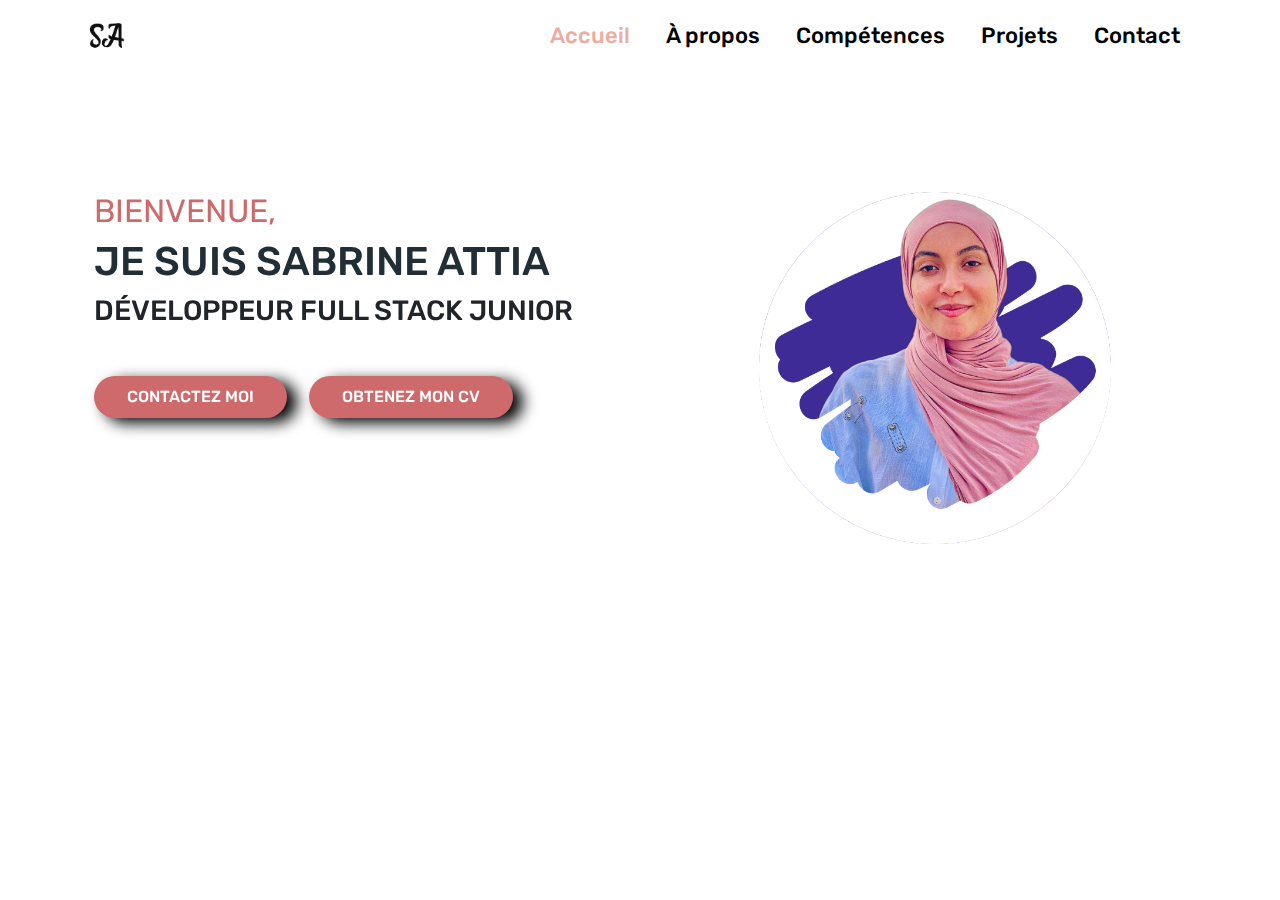
<file: index.html>
<!DOCTYPE html>
<html lang="en">
  <head>
    <meta charset="UTF-8" />
    <meta name="viewport" content="width=device-width, initial-scale=1.0" />
    <link rel="stylesheet" href="./styles/bootstrap/css/bootstrap.min.css" />
    <link rel="stylesheet" href="./styles/style.css" />
    <title>CV</title>
  </head>
  <body class="container">
    <header class="header_wrapper">
      <nav class="navbar navbar-expand-lg fixed-top">
        <div class="container">
          <a class="navbar-brand" href="#">
            <img src="./assets/logo.png" class="img-fluid" alt="logo" >
          </a>
          <button
            class="navbar-toggler"
            type="button"
            data-bs-toggle="collapse"
            data-bs-target="#navbarNav"
            aria-controls="navbarNav"
            aria-expanded="false"
            aria-label="Toggle navigation">
            <span class="navbar-toggler-icon"></span>
          </button>
          <div class="collapse navbar-collapse justify-content-end" id="navbarNav">
                <ul class="navbar-nav">
                <li class="nav-item">
                    <a class="nav-link active" aria-current="page" href="index.html">Accueil</a>
                </li>
                <li class="nav-item">
                    <a class="nav-link" href="./files/propos.html"> À propos </a>
                </li>
                <li class="nav-item">
                    <a class="nav-link" href="./files/contact.html">Compétences</a>
                </li>
                <li class="nav-item">
                  <a class="nav-link" href="./files/projets.html">Projets</a>
              </li>
                <li class="nav-item">
                  <a class="nav-link" href="./files/contact.html">Contact</a>
                 </li>
               
                </ul>
          </div>
        </div>
      </nav>
    </header>

    <section id="home" class="home_wrapper container">
            <div class="row">
                <div class="col-lg-7 order-lg-1 order-2">
                    <h2 class="text-uppercase position-relative">BIENVENUE,</h2>
                    <h1 class="text-uppercase">JE SUIS Sabrine Attia</h1>
                    <h3 class="text-uppercase">DÉVELOPPEUR FULL STACK JUNIOR</h3>
                    <div class="mt-5">
                        <a href="./files/contact.html" class="btn first-btn">CONTACTEZ MOI</a>
                        <a href="#" class="btn second-btn ms-3" download="cv.pdf">OBTENEZ MON CV</a>
                    </div>
                </div>
                <div class="col-lg-5 order-lg-2 order-2">
                    <div class="top-right-img">
                        <img src="../assets/profile-pic.png" class="img-fluid" alt="">
                    </div>
                </div>
            </div>
       
    </section>
    <script src="../styles/bootstrap/js/bootstrap.min.js"></script>
  </body>
</html>
</file>
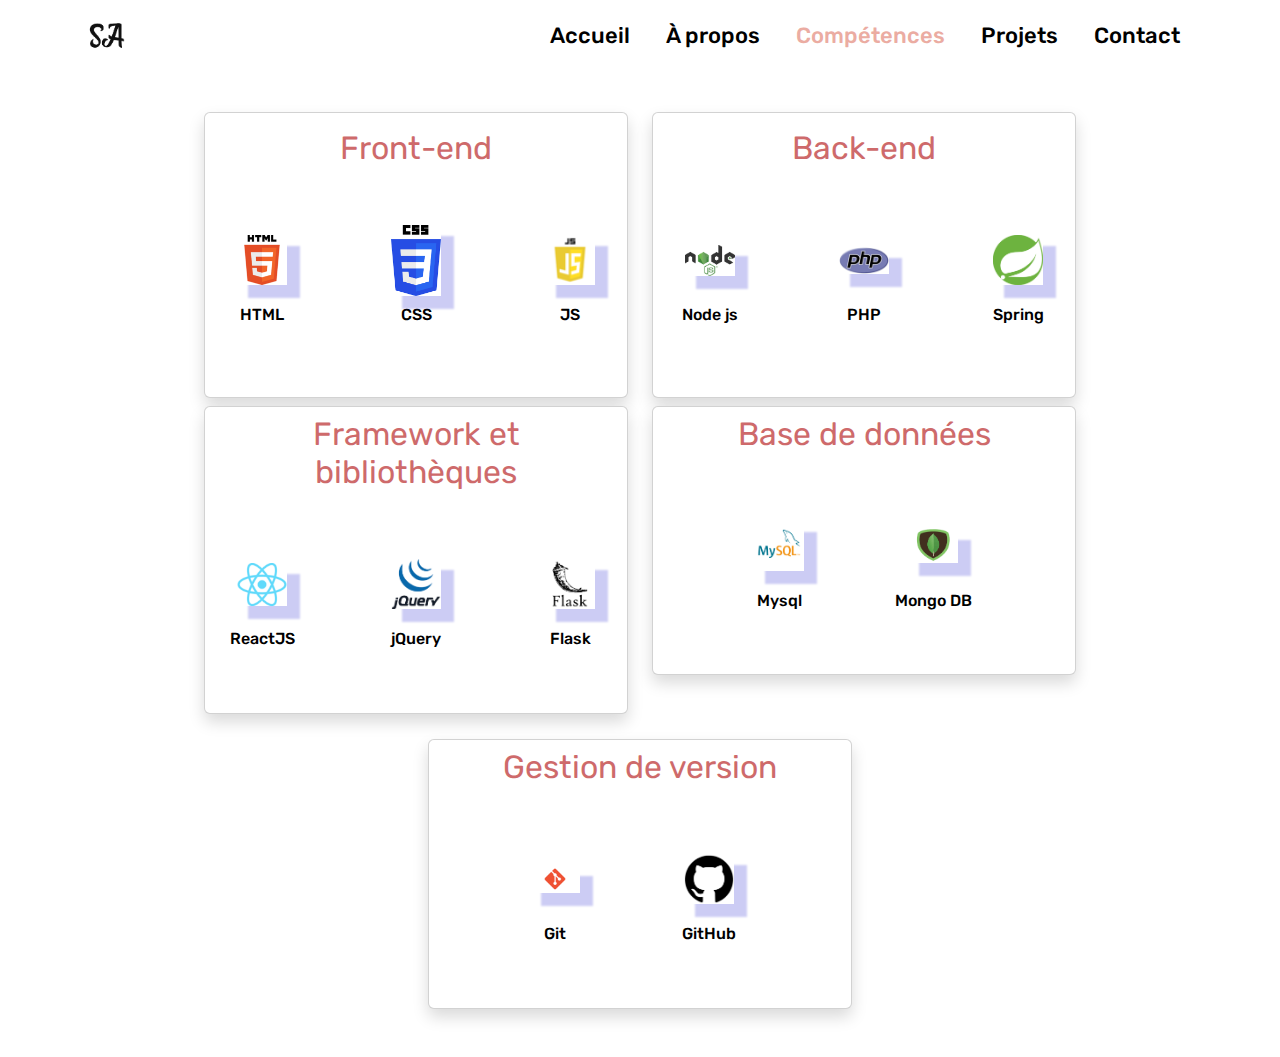
<file: files/compétance.html>
<!DOCTYPE html>
<html lang="en">
  <head>
    <meta charset="UTF-8" />
    <meta name="viewport" content="width=device-width, initial-scale=1.0" />
    <link rel="stylesheet" href="../styles/bootstrap/css/bootstrap.min.css" />
    <link rel="stylesheet" href="../styles/style.css" />
    <title>CV</title>
  </head>
  <body>
    <header class="header_wrapper">
      <nav class="navbar navbar-expand-lg fixed-top">
        <div class="container">
          <a class="navbar-brand" href="#">
            <img src="../assets/logo.png" class="img-fluid" alt="logo" />
          </a>
          <button
            class="navbar-toggler"
            type="button"
            data-bs-toggle="collapse"
            data-bs-target="#navbarNav"
            aria-controls="navbarNav"
            aria-expanded="false"
            aria-label="Toggle navigation"
          >
            <span class="navbar-toggler-icon"></span>
          </button>
          <div
            class="collapse navbar-collapse justify-content-end"
            id="navbarNav"
          >
            <ul class="navbar-nav">
              <li class="nav-item">
                <a class="nav-link" aria-current="page" href="../index.html"
                  >Accueil</a
                >
              </li>
              <li class="nav-item">
                <a class="nav-link" href="propos.html"> À propos </a>
              </li>
              <li class="nav-item">
                <a class="nav-link active" href="compétance.html"
                  >Compétences</a
                >
              </li>
              <li class="nav-item">
                <a class="nav-link" href="projets.html">Projets</a>
              </li>
              <li class="nav-item">
                <a class="nav-link" href="contact.html">Contact</a>
              </li>
            </ul>
          </div>
        </div>
      </nav>
    </header>

    <div class="competance_wrapper">
      <div class="container">
        <div class="row">
          <div class="col-sm-6 mb-2">
            <div class="card p-3 shadow">
              <h2 class="text-center">Front-end </h2>
              <div class="container_competance">
                <div class="skill-box">
                  <div class="Skill-title">
                    <div class="img">
                      <img src="../assets/html.png" class="skill-icon" />
                    </div>
                    <h6>HTML</h6>
                  </div>
                </div>
                <div class="skill-box">
                  <div class="Skill-title">
                    <div class="img">
                      <img src="../assets/csss.png" class="skill-icon" />
                    </div>
                    <h6>CSS</h6>
                  </div>
                </div>
                <div class="skill-box">
                  <div class="Skill-title">
                    <div class="img">
                      <img src="../assets/js.png" class="skill-icon" />
                    </div>
                    <h6>JS</h6>
                  </div>
                </div>
              </div>
            </div>
          </div>
          <div class="col-sm-6 mb-2">
            <div class="card p-3 shadow">
              <h2 class="text-center">Back-end </h2>
              <div class="container_competance">
                <div class="skill-box">
                  <div class="Skill-title">
                    <div class="img">
                      <img src="../assets/node.png" class="skill-icon" />
                    </div>
                    <h6>Node js</h6>
                  </div>
                </div>
                <div class="skill-box">
                  <div class="Skill-title">
                    <div class="img">
                      <img src="../assets/php.png" class="skill-icon" />
                    </div>
                    <h6>PHP</h6>
                  </div>
                </div>
                <div class="skill-box">
                  <div class="Skill-title">
                    <div class="img">
                      <img src="../assets/spring.png" class="skill-icon" />
                    </div>
                    <h6>Spring </h6>
                  </div>
                </div>
              </div>
            </div>
          </div>
        </div>
        <div class="row">
          <div class="col-sm-6 mb-2 ">
            <div class="card p-2 shadow">
              <h2 class="text-center">Framework et bibliothèques</h2>
              <div class="container_competance">
                <div class="skill-box">
                  <div class="Skill-title">
                    <div class="img">
                      <img src="../assets/re.png" class="skill-icon" />
                    </div>
                    <h6>ReactJS</h6>
                  </div>
                </div>
                <div class="skill-box">
                  <div class="Skill-title">
                    <div class="img">
                      <img src="../assets/jq.png" class="skill-icon" />
                    </div>
                    <h6>jQuery</h6>
                  </div>
                </div>
                <div class="skill-box">
                  <div class="Skill-title">
                    <div class="img">
                      <img src="../assets/flask.png" class="skill-icon" />
                    </div>
                    <h6>Flask</h6>
                  </div>
                </div>
              </div>
            </div>
          </div>
          <div class="col-sm-6 mb-2">
            <div class="card p-2 shadow">
              <h2 class="text-center">Base de données</h2>
              <div class="container_competance">
                <div class="skill-box">
                  <div class="Skill-title">
                    <div class="img">
                      <img src="../assets/mysql.png" class="skill-icon" />
                    </div>
                    <h6>Mysql</h6>
                  </div>
                </div>
                <div class="skill-box">
                  <div class="Skill-title">
                    <div class="img">
                      <img src="../assets/mongo.png" class="skill-icon" />
                    </div>
                    <h6>Mongo DB</h6>
                  </div>
                </div>
              </div>
            </div>
          </div>
        </div>
        <div class="row center-div">
          <div class="col-sm-6 mb-3 ml-4">
            <div class="card p-2 shadow">
              <h2 class="text-center">Gestion de version </h2>
              <div class="container_competance">
                <div class="skill-box">
                  <div class="Skill-title">
                    <div class="img">
                      <img src="../assets/git.png" class="skill-icon" />
                    </div>
                    <h6>Git</h6>
                  </div>
                </div>
                <div class="skill-box">
                  <div class="Skill-title">
                    <div class="img">
                      <img src="../assets/github.png" class="skill-icon" />
                    </div>
                    <h6>GitHub</h6>
                  </div>
                </div>
              </div>
            </div>
          </div>
        </div>
      </div>
      <script src="../styles/bootstrap/js/bootstrap.min.js"></script>
    </div>
  </body>
</html>
</file>
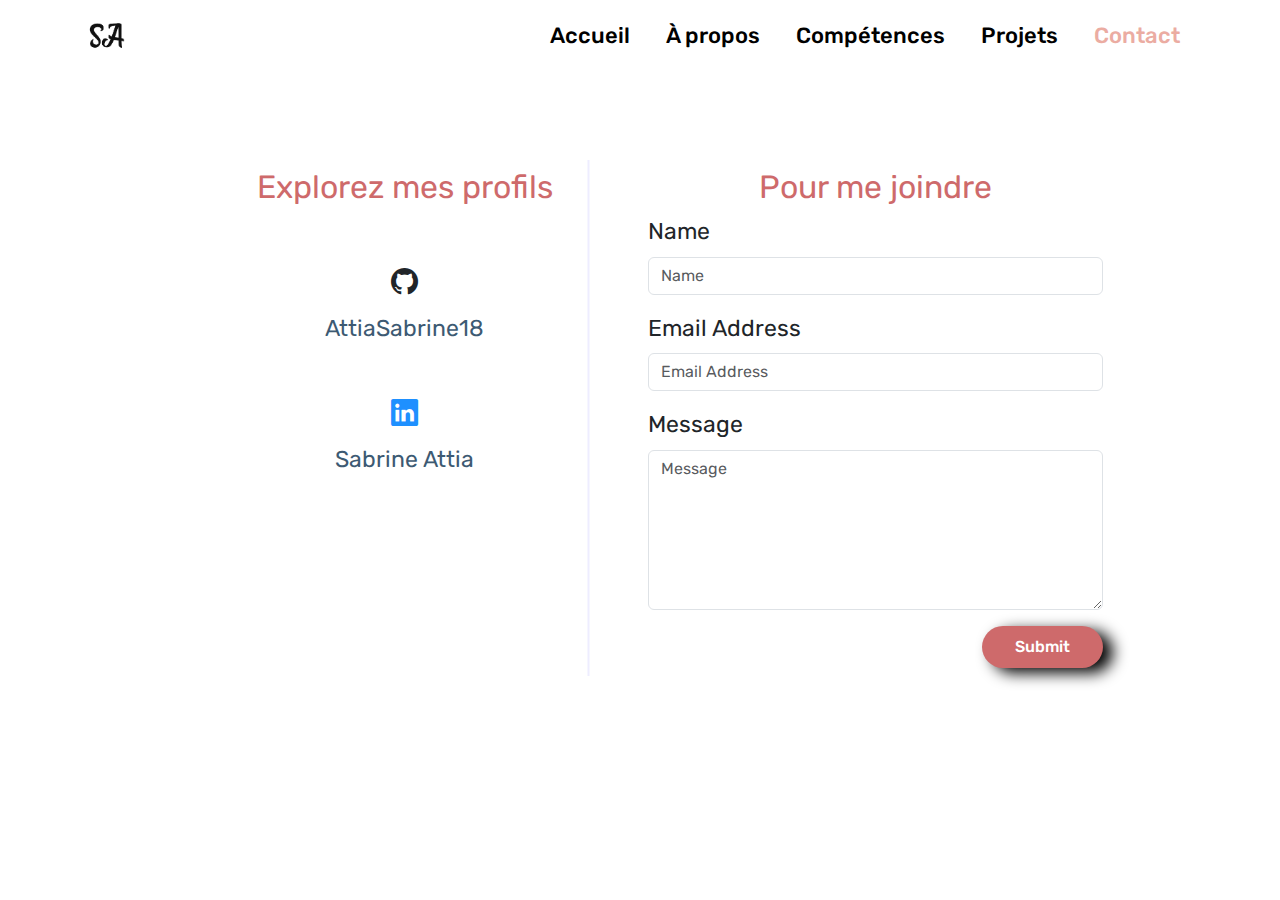
<file: files/contact.html>
<!DOCTYPE html>
<html lang="en">

<head>
    <meta charset="UTF-8" />
    <meta name="viewport" content="width=device-width, initial-scale=1.0" />
    <link rel="stylesheet" href="../styles/bootstrap/css/bootstrap.min.css" />
    <link rel="stylesheet" href="../styles/bootstrap-icons/font/bootstrap-icons.min.css" />
    <link rel="stylesheet" href="../styles/style.css" />
    <title>CV</title>
</head>

<body class="container">
    <header class="header_wrapper">
        <nav class="navbar navbar-expand-lg fixed-top">
            <div class="container">
                <a class="navbar-brand" href="#">
                    <img src="../assets/logo.png" class="img-fluid" alt="logo">
                </a>
                <button class="navbar-toggler" type="button" data-bs-toggle="collapse" data-bs-target="#navbarNav"
                    aria-controls="navbarNav" aria-expanded="false" aria-label="Toggle navigation">
                    <span class="navbar-toggler-icon"></span>
                </button>
                <div class="collapse navbar-collapse justify-content-end" id="navbarNav">
                    <ul class="navbar-nav">
                        <li class="nav-item">
                            <a class="nav-link " aria-current="page" href="../index.html">Accueil</a>
                        </li>
                        <li class="nav-item">
                            <a class="nav-link" href="propos.html"> À propos </a>
                        </li>
                        <li class="nav-item">
                            <a class="nav-link" href="compétance.html">Compétences</a>
                        </li>
                        <li class="nav-item">
                            <a class="nav-link" href="projets.html">Projets</a>
                        </li>
                        <li class="nav-item">
                            <a class="nav-link active" href="contact.html">Contact</a>
                        </li>

                    </ul>
                </div>
            </div>
        </nav>
    </header>

    <div class="contact mt-6">
        <div class="row justify-content-center">
            <div class="col-xl-10">
                <div class="rounded-3">
                    <div class="p-0">
                        <div class="row g-3 ">   
                            <div class="col-sm-6 p-2 ">
                                <div class="d-flex flex-column align-items-center h-200 justify-content-center ">
                                    <h2 class="text-center">Explorez mes profils</h2>
                                    <div class="d-flex flex-column align-items-center mb-6">
                                        <i class="bi bi-github social_icon mt-5"></i>
                                        <a href="https://github.com/AttiaSabrine18" target="_blank" class="mt-2 social_link">AttiaSabrine18</a>
                                    </div>
                                
                                    <div class="d-flex flex-column align-items-center  mb-6">
                                        <i class="bi bi-linkedin social_icon mt-5"></i>
                                        <a href="https://www.linkedin.com/in/sabrine-attia-2416a3242" target="_blank" class="mt-2 social_link">Sabrine Attia</a>
                                    </div>
                                    
                                </div>
                                
                            </div>
                            <div class="col-sm-6 vl">
                                
                            </div>
                            <!-- Contact Form Column -->
                            <div class="col-sm-6 p-2">
                                <form id="contactForm">
                                    <h2 class="text-center">Pour me joindre</h2>
                                    <!-- Name Input -->
                                    <div class="mb-3">
                                        <label for="name" class="form-label">Name</label>
                                        <input class="form-control" id="name" type="text" placeholder="Name" />
                                    </div>

                                    <!-- Email Input -->
                                    <div class="mb-3">
                                        <label for="emailAddress" class="form-label">Email Address</label>
                                        <input class="form-control" id="emailAddress" type="email" placeholder="Email Address" />
                                    </div>

                                    <!-- Message Input -->
                                    <div class="mb-3">
                                        <label for="message" class="form-label">Message</label>
                                        <textarea class="form-control" id="message" type="text" placeholder="Message" style="height: 10rem;"></textarea>
                                    </div>

                                    <!-- Submit button -->
                                    <div class="d-flex">
                                        <div class="ms-auto">
                                            <button class="btn first-btn" type="submit">Submit</button>
                                        </div>
                                    </div>
                                    
                                </form>
                            </div>
                        </div>
                    </div>
                </div>
            </div>
        </div>
    </div>
    <script src="../styles/bootstrap/js/bootstrap.bundle.min.js"></script>
</file>
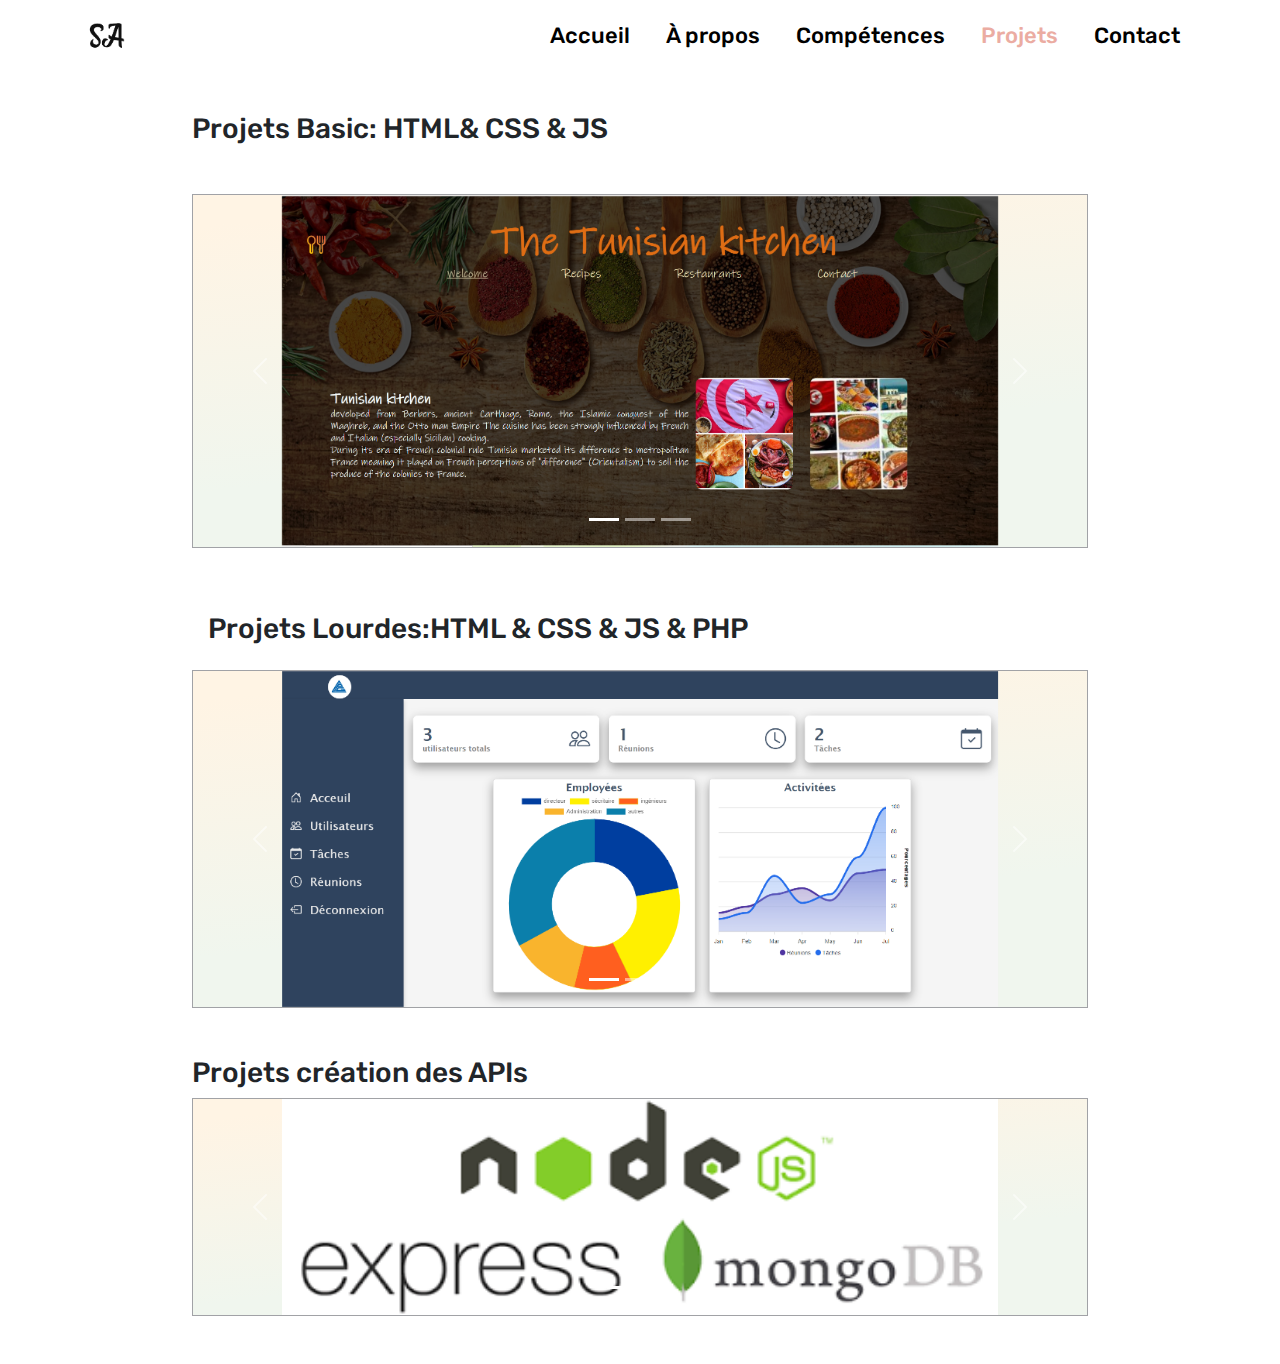
<file: files/projets.html>
<!DOCTYPE html>
<html lang="en">
  <head>
    <meta charset="UTF-8" />
    <meta name="viewport" content="width=device-width, initial-scale=1.0" />
    <link rel="stylesheet" href="../styles/bootstrap/css/bootstrap.min.css" />
    <link rel="stylesheet" href="../styles/style.css" />
    <title>CV</title>
  </head>
  <body>
    <header class="header_wrapper">
      <nav class="navbar navbar-expand-lg  fixed-top">
        <div class="container">
          <a class="navbar-brand" href="#">
            <img src="../assets/logo.png" class="img-fluid" alt="logo" >
          </a>
          <button
            class="navbar-toggler"
            type="button"
            data-bs-toggle="collapse"
            data-bs-target="#navbarNav"
            aria-controls="navbarNav"
            aria-expanded="false"
            aria-label="Toggle navigation">
            <span class="navbar-toggler-icon"></span>
          </button>
          <div class="collapse navbar-collapse justify-content-end" id="navbarNav">
                <ul class="navbar-nav">
                <li class="nav-item">
                    <a class="nav-link" aria-current="page" href="../index.html">Accueil</a>
                </li>
                <li class="nav-item">
                    <a class="nav-link" href="propos.html"> À propos </a>
                </li>
                <li class="nav-item">
                    <a class="nav-link " href="compétance.html">Compétences</a>
                </li>
                <li class="nav-item">
                  <a class="nav-link active" href="projets.html">Projets</a>
              </li>
                <li class="nav-item">
                  <a class="nav-link" href="contact.html">Contact</a>
                 </li>
               
                </ul>
          </div>
        </div>
      </nav>
    </header>
 
   <div class="project_wrapper">
    <h3>Projets Basic: HTML& CSS & JS</h3>
    <div id="carousel1" class="carousel slide mb-lg-5 mt-5" data-ride="carousel">
        <div class="carousel-indicators">
            <button type="button" data-bs-target="#carousel1" data-bs-slide-to="0" class="active" aria-current="true" aria-label="Slide 1"></button>
            <button type="button" data-bs-target="#carousel1" data-bs-slide-to="1" aria-label="Slide 2"></button>
            <button type="button" data-bs-target="#carousel1" data-bs-slide-to="2" aria-label="Slide 3"></button>
          </div>
        <div class="carousel-inner">
          <div class="carousel-item active">
            <img src="../assets/P1.PNG" alt="First Slide" class="d-block mx-auto">
          </div>
          <div class="carousel-item">
            <img src="../assets/P2.PNG" alt="Second Slide" class="d-block mx-auto">
          </div>
          <div class="carousel-item">
            <img src="../assets/P3.PNG" alt="Second Slide" class="d-block mx-auto">
          </div>
        </div>
        <button class="carousel-control-prev" type="button" data-bs-target="#carousel1" data-bs-slide="prev">
            <span class="carousel-control-prev-icon" aria-hidden="true"></span>
            <span class="visually-hidden">Previous</span>
          </button>
          <button class="carousel-control-next" type="button" data-bs-target="#carousel1" data-bs-slide="next">
            <span class="carousel-control-next-icon" aria-hidden="true"></span>
            <span class="visually-hidden">Next</span>
          </button>     
      </div>
    <h3 class="p-3">Projets Lourdes:HTML & CSS & JS & PHP</h3>
      <div id="carousel3" class="carousel slide mb-lg-5 mt-6" data-ride="carousel">
        <div class="carousel-indicators">
            <button type="button" data-bs-target="#carousel3" data-bs-slide-to="0" class="active" aria-current="true" aria-label="Slide 1"></button>
            <button type="button" data-bs-target="#carousel3" data-bs-slide-to="1" aria-label="Slide 2"></button>
            <button type="button" data-bs-target="#carousel3" data-bs-slide-to="2" aria-label="Slide 3"></button>
          </div>
        <div class="carousel-inner">
          <div class="carousel-item active">
            <img src="../assets/P6.png" alt="First Slide" class="d-block mx-auto">
          </div>
          <div class="carousel-item">
            <img src="../assets/P7.PNG" alt="Second Slide" class="d-block mx-auto">
          </div>
          <div class="carousel-item">
            <img src="../assets/p14.png" alt="Second Slide" class="d-block mx-auto">
          </div>
        </div>
        <button class="carousel-control-prev" type="button" data-bs-target="#carousel3" data-bs-slide="prev">
            <span class="carousel-control-prev-icon" aria-hidden="true"></span>
            <span class="visually-hidden">Previous</span>
          </button>
          <button class="carousel-control-next" type="button" data-bs-target="#carousel3" data-bs-slide="next">
            <span class="carousel-control-next-icon" aria-hidden="true"></span>
            <span class="visually-hidden">Next</span>
          </button>   
      </div>
      <h3>Projets création des APIs</h3>
      <div id="carasoul2" class="carousel slide mb-lg-5 mt-6" data-ride="carousel">
        <div class="carousel-indicators">
            <button type="button" data-bs-target="#carasoul2" data-bs-slide-to="0" class="active" aria-current="true" aria-label="Slide 1"></button>
            <button type="button" data-bs-target="#carasoul2" data-bs-slide-to="1" aria-label="Slide 2"></button>
          </div>
        <div class="carousel-inner">
          <div class="carousel-item active">
            <img src="../assets/p12.png" alt="First Slide" class="d-block mx-auto">
          </div>
          <div class="carousel-item">
            <img src="../assets/P9.png" alt="Second Slide" class="d-block mx-auto">
          </div>
        </div>
        <button class="carousel-control-prev" type="button" data-bs-target="#carasoul2" data-bs-slide="prev">
            <span class="carousel-control-prev-icon" aria-hidden="true"></span>
            <span class="visually-hidden">Previous</span>
          </button>
          <button class="carousel-control-next" type="button" data-bs-target="#carasoul2" data-bs-slide="next">
            <span class="carousel-control-next-icon" aria-hidden="true"></span>
            <span class="visually-hidden">Next</span>
          </button>   
       </div>
   </div>

    <script src="../styles/bootstrap/js/bootstrap.min.js"></script>
</file>
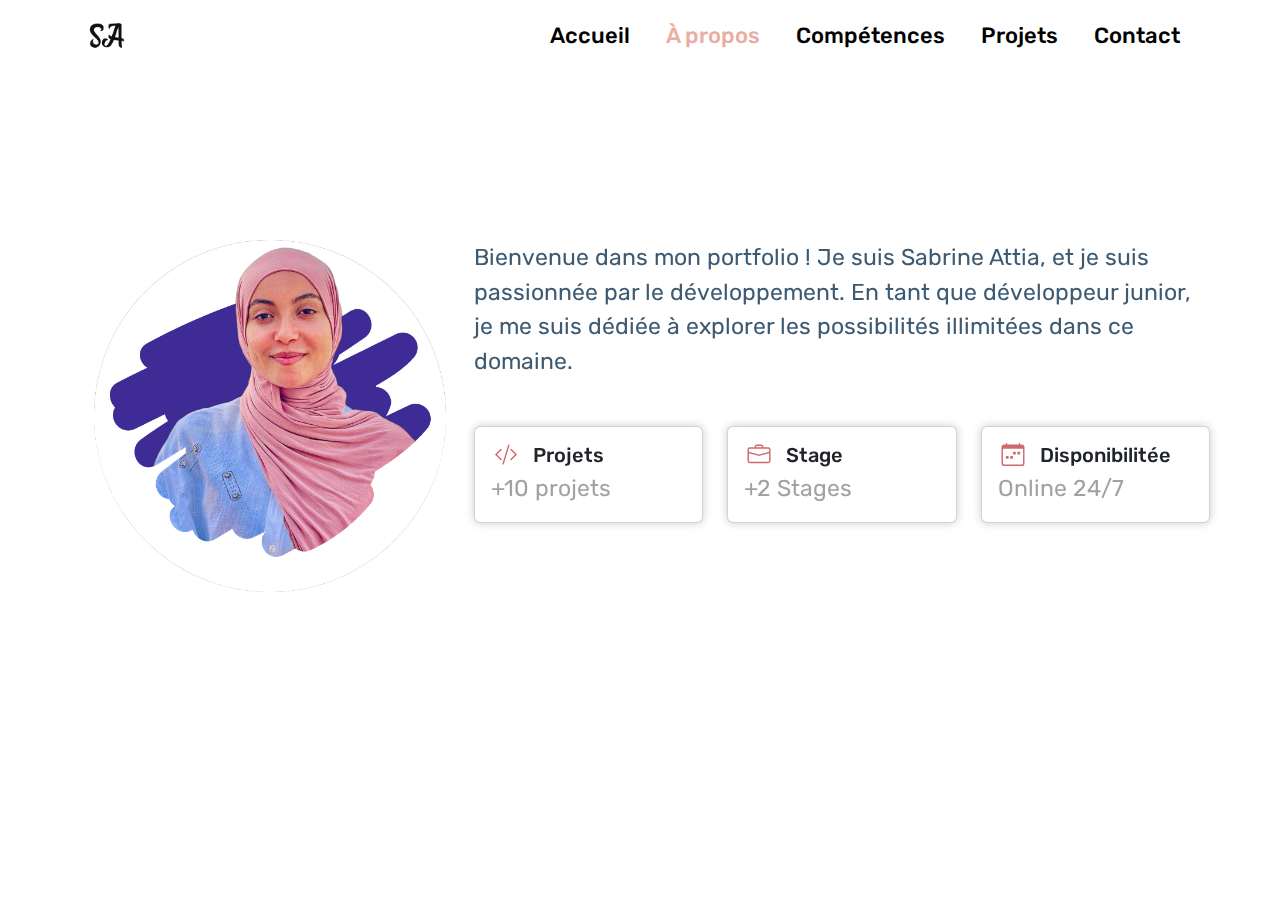
<file: files/propos.html>
<!DOCTYPE html>
<html lang="en">
  <head>
    <meta charset="UTF-8" />
    <meta name="viewport" content="width=device-width, initial-scale=1.0" />
    <link rel="stylesheet" href="../styles/bootstrap/css/bootstrap.min.css" />
    <link rel="stylesheet" href="../styles/style.css" />
    <title>CV</title>
  </head>
  <body class="container">
    <header class="header_wrapper">
      <nav class="navbar navbar-expand-lg fixed-top">
        <div class="container">
          <a class="navbar-brand" href="#">
            <img src="../assets/logo.png" class="img-fluid" alt="logo" >
          </a>
          <button
            class="navbar-toggler"
            type="button"
            data-bs-toggle="collapse"
            data-bs-target="#navbarNav"
            aria-controls="navbarNav"
            aria-expanded="false"
            aria-label="Toggle navigation">
            <span class="navbar-toggler-icon"></span>
          </button>
          <div class="collapse navbar-collapse justify-content-end" id="navbarNav">
                <ul class="navbar-nav">
                <li class="nav-item">
                    <a class="nav-link " aria-current="page" href="../index.html">Accueil</a>
                </li>
                <li class="nav-item">
                    <a class="nav-link active" href="propos.html"> À propos </a>
                </li>
                <li class="nav-item">
                    <a class="nav-link" href="compétance.html">Compétences</a>
                </li>
                <li class="nav-item">
                  <a class="nav-link" href="projets.html">Projets</a>
              </li>
                <li class="nav-item">
                  <a class="nav-link" href="contact.html">Contact</a>
                 </li>
               
                </ul>
          </div>
        </div>
      </nav>
    </header>
    
    <section class="container propos-content">
      <div class="row mt-5">
        <div class="col-md-4">
          <img
            src="../assets/profile-pic.png"
            alt=""
            class="img-fluid mb-4"
          />
        </div>
        <div class="col-md-8">
          <p class="mb-3">
            Bienvenue dans mon portfolio ! Je suis Sabrine Attia, et je suis passionnée
            par le développement. En tant que développeur junior, je me suis
            dédiée à explorer les possibilités illimitées dans ce domaine.
          </p>
          <div class="row mt-5">
            <div class="col-md-4">
              <div class="card   mb-3">
                <div class="card-body">
                  <div class="card-box">
                     <svg
                    xmlns="http://www.w3.org/2000/svg"
                    width="30"
                    height="23"
                    fill="#ce6a6b"
                    class="bi bi-code-slash"
                    viewBox="0 0 16 16"
                  
                  >
                    <path
                      d="M10.478 1.647a.5.5 0 1 0-.956-.294l-4 13a.5.5 0 0 0 .956.294zM4.854 4.146a.5.5 0 0 1 0 .708L1.707 8l3.147 3.146a.5.5 0 0 1-.708.708l-3.5-3.5a.5.5 0 0 1 0-.708l3.5-3.5a.5.5 0 0 1 .708 0m6.292 0a.5.5 0 0 0 0 .708L14.293 8l-3.147 3.146a.5.5 0 0 0 .708.708l3.5-3.5a.5.5 0 0 0 0-.708l-3.5-3.5a.5.5 0 0 0-.708 0"
                    />
                  </svg>
                  <h5 class="card-title mb-1">Projets</h5>
                  </div>
                  <p class="card-text">+10 projets</p>
                </div>
              </div>
            </div>
            <div class="col-md-4"> 
              <div class="card  mb-3 card-box">
                <div class="card-body">
                  <div class="card-box">
                     <svg
                    xmlns="http://www.w3.org/2000/svg"
                    width="30"
                    height="23"
                    fill="#ce6a6b"
                    class="bi bi-briefcase"
                    viewBox="0 0 16 16"
                  >
                    <path
                      d="M6.5 1A1.5 1.5 0 0 0 5 2.5V3H1.5A1.5 1.5 0 0 0 0 4.5v8A1.5 1.5 0 0 0 1.5 14h13a1.5 1.5 0 0 0 1.5-1.5v-8A1.5 1.5 0 0 0 14.5 3H11v-.5A1.5 1.5 0 0 0 9.5 1zm0 1h3a.5.5 0 0 1 .5.5V3H6v-.5a.5.5 0 0 1 .5-.5m1.886 6.914L15 7.151V12.5a.5.5 0 0 1-.5.5h-13a.5.5 0 0 1-.5-.5V7.15l6.614 1.764a1.5 1.5 0 0 0 .772 0M1.5 4h13a.5.5 0 0 1 .5.5v1.616L8.129 7.948a.5.5 0 0 1-.258 0L1 6.116V4.5a.5.5 0 0 1 .5-.5"
                    />
                  </svg>
                  <h5 class="card-title mb-1">Stage</h5></div>
                 
                  <p class="card-text">+2 Stages</p>
                </div>
              </div>
            </div>
            <div class="col-md-4">
              <div class="card  mb-3 ">
                <div class="card-body">
                  <div class="card-box">
                    <svg
                    xmlns="http://www.w3.org/2000/svg"
                    width="30"
                    height="23"
                    fill="#ce6a6b"
                    class="bi bi-calendar-week"
                    viewBox="0 0 16 16"
                  >
                    <path
                      d="M11 6.5a.5.5 0 0 1 .5-.5h1a.5.5 0 0 1 .5.5v1a.5.5 0 0 1-.5.5h-1a.5.5 0 0 1-.5-.5zm-3 0a.5.5 0 0 1 .5-.5h1a.5.5 0 0 1 .5.5v1a.5.5 0 0 1-.5.5h-1a.5.5 0 0 1-.5-.5zm-5 3a.5.5 0 0 1 .5-.5h1a.5.5 0 0 1 .5.5v1a.5.5 0 0 1-.5.5h-1a.5.5 0 0 1-.5-.5zm3 0a.5.5 0 0 1 .5-.5h1a.5.5 0 0 1 .5.5v1a.5.5 0 0 1-.5.5h-1a.5.5 0 0 1-.5-.5z"
                    />
                    <path
                      d="M3.5 0a.5.5 0 0 1 .5.5V1h8V.5a.5.5 0 0 1 1 0V1h1a2 2 0 0 1 2 2v11a2 2 0 0 1-2 2H2a2 2 0 0 1-2-2V3a2 2 0 0 1 2-2h1V.5a.5.5 0 0 1 .5-.5M1 4v10a1 1 0 0 0 1 1h12a1 1 0 0 0 1-1V4z"
                    />
                  </svg>
                  <h5 class="card-title mb-1">Disponibilitée</h5>
                  </div>
                  <p class="card-text">Online 24/7</p>
                </div>
              </div>
            </div>
          </div>
        </div>
      </div>
    </section>
  </body>
</html>
</file>
<file: styles/style.css>
@import url("https://fonts.googleapis.com/css2?family=Fira+Sans:ital,wght@0,100;0,200;0,300;0,400;0,500;0,600;0,700;0,800;0,900;1,100;1,200;1,300;1,400;1,500;1,600;1,700;1,800;1,900&family=Rubik:ital,wght@0,300..900;1,300..900&display=swap");
:root {
  /* background color */
  --primary-color: #eeedff;
  --secondry-color: #ebaca2;
  --nav-link: #000;
  --body-color: #fff;
  --bg-black: #000;
  --gradient: linear-gradient(
    to left,
    45deg,
    #bed3c3,
    #c4d6c8,
    #d2e2d8,
    #ebaca2
  );

  /* Text Color */
  --h1-text: #212e35;
  --h2-text: #ce6a6b;
  --h3--text: #3D5A73;
  --h5--text:#A1A2A6;
  --parag-color: #3D5A73;

  /*Font Family*/
  --primary-font: "Rubik", sans-serif;
}



/* === BASE === */ 
*{
  margin: 0% ;
  padding: 0%;
  box-sizing: border-box;
}
html{
  scroll-behavior:smooth;
}

body, 
button,
input,
textarea{
  font-family: var(--primary-font) ;
  font-size: 23px;
}

body{
  margin: 0 auto;
  width: 70%;
}
h1 {
 color: var(--h1-text) ;
 font-weight: 500;
}
h2{
 
    color: var(--h2-text) ;
    font-weight: 400;
  
}
h3{
 
  color: var(--h3-text) ;
  font-weight: 500;

}
ul {
  list-style-type: none;
}

a {
  text-decoration:none ;
}

button{
  cursor: pointer ;
  border: none;
}

img {
  max-width: 80%;
  height: auto;
}

section {
  margin: 12rem auto ;
}


/*=============buttons creation & animations ==============*/
.btn{
  padding: 0.75rem 2rem ;
  line-height: 1;
  border-radius: 1.875rem;
  border: 1px solid transparent;
  color: #fff;
  background-color: var(--h2-text);
  font-weight: 500;

}
.first-btn , .second-btn{
  box-shadow: 10px 5px  15px  #000;
}

.btn:hover{
  animation : button-push 0.3s linear 1;
}


@keyframes button-push {

  50%{
      transform: scale(0.8);
  }
  100%{
    transform: scale(1);
  }
  
}
.navbar{
  background-color: #fff;
}
.header_wrapper{
  width: 100%;
  box-shadow: 0 2px 4px rgba(0, 0, 0, 0.1); /* Add a subtle shadow to the buttons */
  top:0; left:0; right:0;
  background-color: #000;
}
.header_wrapper .navbar-brand img {
  max-width: 3rem;
}
p {
  color: var(--parag-color);
}

.header_wrapper .nav-item {
  margin: 0 10px;
}
.header_wrapper .nav-item .nav-link {
  font-family: var(--primary-font);
  font-size: 22px;
  font-weight: 500;
  color: var(--nav-link);

}
.header_wrapper .nav-item .nav-link.active,
.header_wrapper .nav-item .nav-link:hover {
    color: var(--secondry-color);
  }
  .home_wrapper{
    position: fixed;
  }
  
  .img-fluid {
    max-width: 22rem;
    
  }


/*============propos==============*/
.propos-content{
  position:fixed;
 

}
.card{
   box-shadow: 0 0 10px rgba(0, 0, 0, 0.2); 
   cursor: pointer;
  transition: box-shadow 0.3s ease-in-out;
}
.card-box{
  display: flex;
  flex-direction: row;
  column-gap: 12px;
  
}
.card-text{
  color: var(--h5--text);
 
}

.card:hover {
  box-shadow: 0 0 15px var(--parag-color);
}
/*============contact================*/
.contact{
  margin-top: 10rem;
  position:relative;
}

.social_icon , .i{
  font-size: 27px;
 
}
.i ,.bi-telephone{
    color:navy;
}
.i ,.bi-whatsapp{
   color:chartreuse;
}
.i ,.bi-linkedin{
  color:dodgerblue;
}
.social_link{
  color: #3D5A73;
}
.social_link:hover{
  color:#c4d6c8;
}
.vl {
  border-left: 2px solid var(--primary-color); /* Adjust the color as needed */
  height: 100%;
  position: absolute;
  transform: translateX(75%);
  box-shadow: 2px var(--gradient);
}
/*===================Compétances=====================*/
.competance_wrapper , .project_wrapper{
  margin-top: 7rem;
  margin-bottom: 2rem;
}

.container_competance
{
    display: grid;
    grid-template-columns: repeat(3, 1fr);
    justify-content: center;
    align-items: center;
    text-align: center;
    grid-gap: 1rem;
    padding: 1rem 80px;
    font-size:1.2rem ;
}
.skill-box{
  padding: 1rem;
  color: #000;
  cursor: pointer;
}
.Skill-title:after
{
    content: '';
    position: absolute;
    bottom: 0;
    right: 50%;
    height: 4px;
    width: 0;
    border-radius: 2px 0 0 2px;
    background-color: #BBACAC;
    transition: .5s;
} 
.skill-box:hover > .Skill-title:after, .skill-box:hover > .Skill-title:before
{
    width: 35px;
}
.skill-box:hover .img{
    transform: translateY(-10px);
}
.Skill-title:before
{
    content: '';
    position: absolute;
    bottom: 0;
    left: 50%;
    height: 4px;
    width: 0;
    border-radius:0 2px 2px 0;
    background-color:#BBACAC;
} 
.Skill-title
{
    display: flex ;
    flex-direction: column;
    align-items: center;
    padding: 0.5rem;
    margin-bottom: 0.5rem;
    position: relative;
}
.img
{
    width: 90px;
    height: 90px;
    position: relative;
    display: flex;
    justify-content: center;
    align-items: center;
}
.img:after
{
    content: '';
    position: absolute;
    top: 0;
    left: 0;
    width: 50%;
    height: 90px;
}
.skill-icon
{
    width: 50px;
    z-index: 2;
    box-shadow: 12px 12px 2px 1px rgba(0, 0, 200, .2);
}
.center-div {
  display: flex;
  align-items: center;
  justify-content: center;
  margin-top: 2%;
}
.carousel{
  width:80% auto;
  align-items: center;
  text-align: center;
  background-image: linear-gradient( 174.2deg,  rgba(255,244,228,1) 7.1%, rgba(240,246,238,1) 67.4% );  
  border:1px solid  #A1A2A6;
}
.carousel-inner img {
  width: 100%;
  height: auto;
}
button ,.carousel-control-prev{
  font-size: 30px;
  color: #000;
}
</file>
